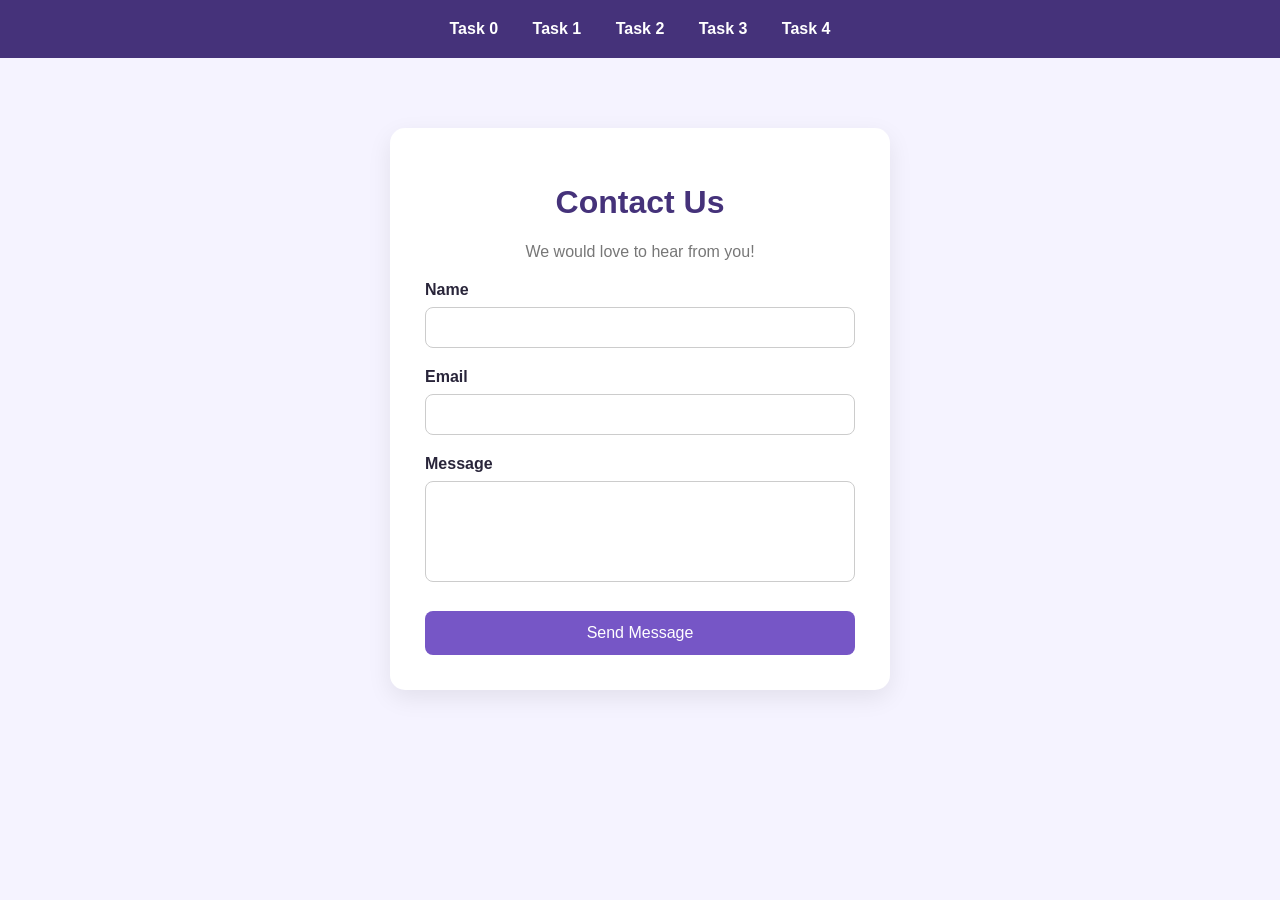
<file: index.html>
<!DOCTYPE html>
<html lang="en">
<head>
    <meta charset="UTF-8">
    <meta name="viewport" content="width=device-width, initial-scale=1.0">
    <title>Task 0 - Contact Form</title>
    <link rel="stylesheet" href="task0.css">
</head>
<body>

    <nav>
        <a href="index.html">Task 0</a>
        <a href="task1.html">Task 1</a>
        <a href="task2.html">Task 2</a>
        <a href="task3.html">Task 3</a>
        <a href="task4.html">Task 4</a>
    </nav>

    <div class="container">
        <h1>Contact Us</h1>
        <p>We would love to hear from you!</p>

        <form>
            <label for="name">Name</label>
            <input type="text" id="name" name="name">

            <label for="email">Email</label>
            <input type="email" id="email" name="email">

            <label for="message">Message</label>
            <textarea id="message" name="message" rows="5"></textarea>

            <button type="submit">Send Message</button>
        </form>
    </div>

</body>
</html>
</file>
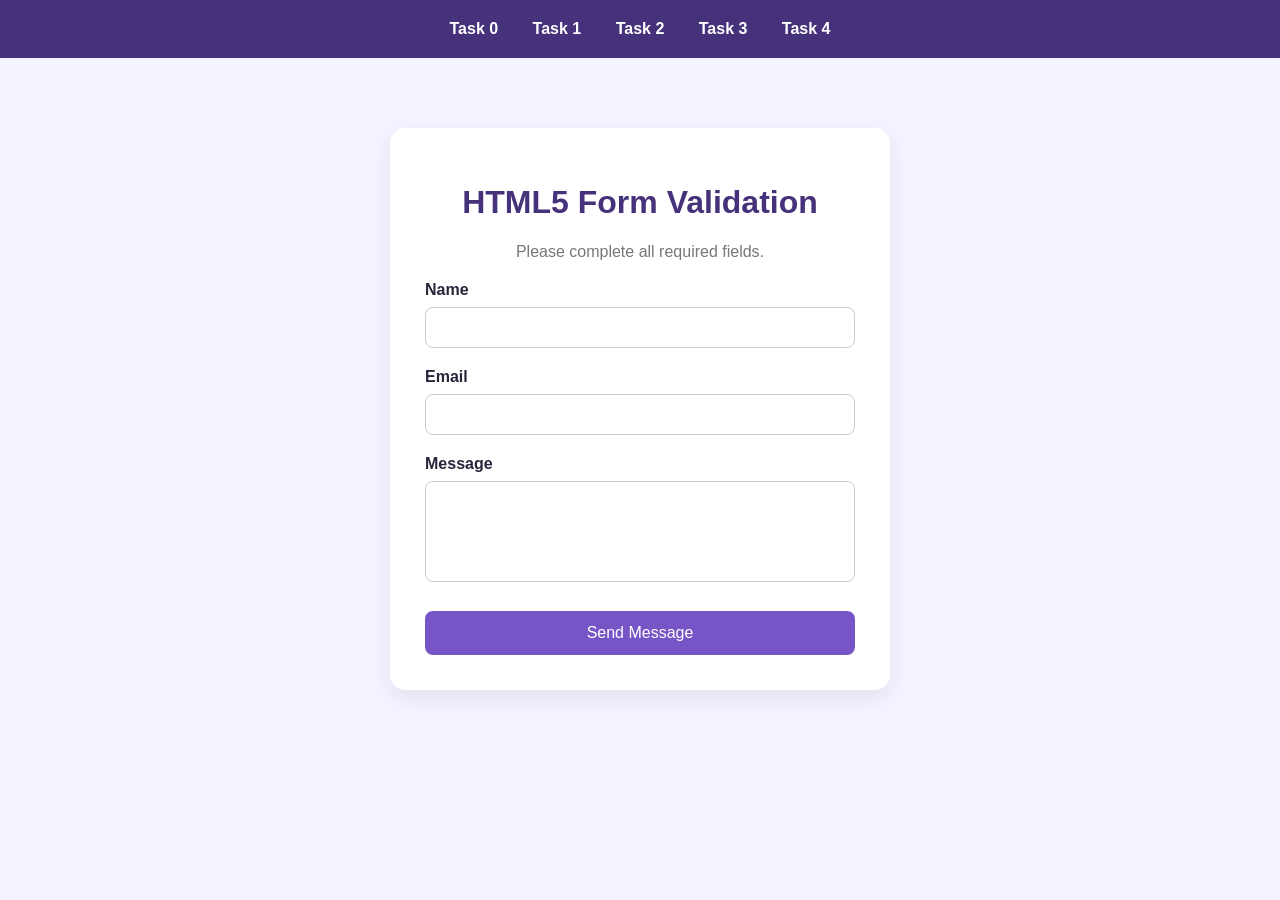
<file: task1.html>
<!DOCTYPE html>
<html lang="en">
<head>
    <meta charset="UTF-8">
    <meta name="viewport" content="width=device-width, initial-scale=1.0">
    <title>Task 1 - HTML5 Validation</title>
    <link rel="stylesheet" href="task1.css">
</head>
<body>

    <nav>
        <a href="index.html">Task 0</a>
        <a href="task1.html">Task 1</a>
        <a href="task2.html">Task 2</a>
        <a href="task3.html">Task 3</a>
        <a href="task4.html">Task 4</a>
    </nav>

    <div class="container">
        <h1>HTML5 Form Validation</h1>
        <p>Please complete all required fields.</p>

        <form>
            <label for="name">Name</label>
            <input
                type="text"
                id="name"
                name="name"
                required
                minlength="2"
                maxlength="30"
            >

            <label for="email">Email</label>
            <input
                type="email"
                id="email"
                name="email"
                required
            >

            <label for="message">Message</label>
            <textarea
                id="message"
                name="message"
                rows="5"
                required
                minlength="10"
                maxlength="300"
            ></textarea>

            <button type="submit">Send Message</button>
        </form>
    </div>

</body>
</html>
</file>
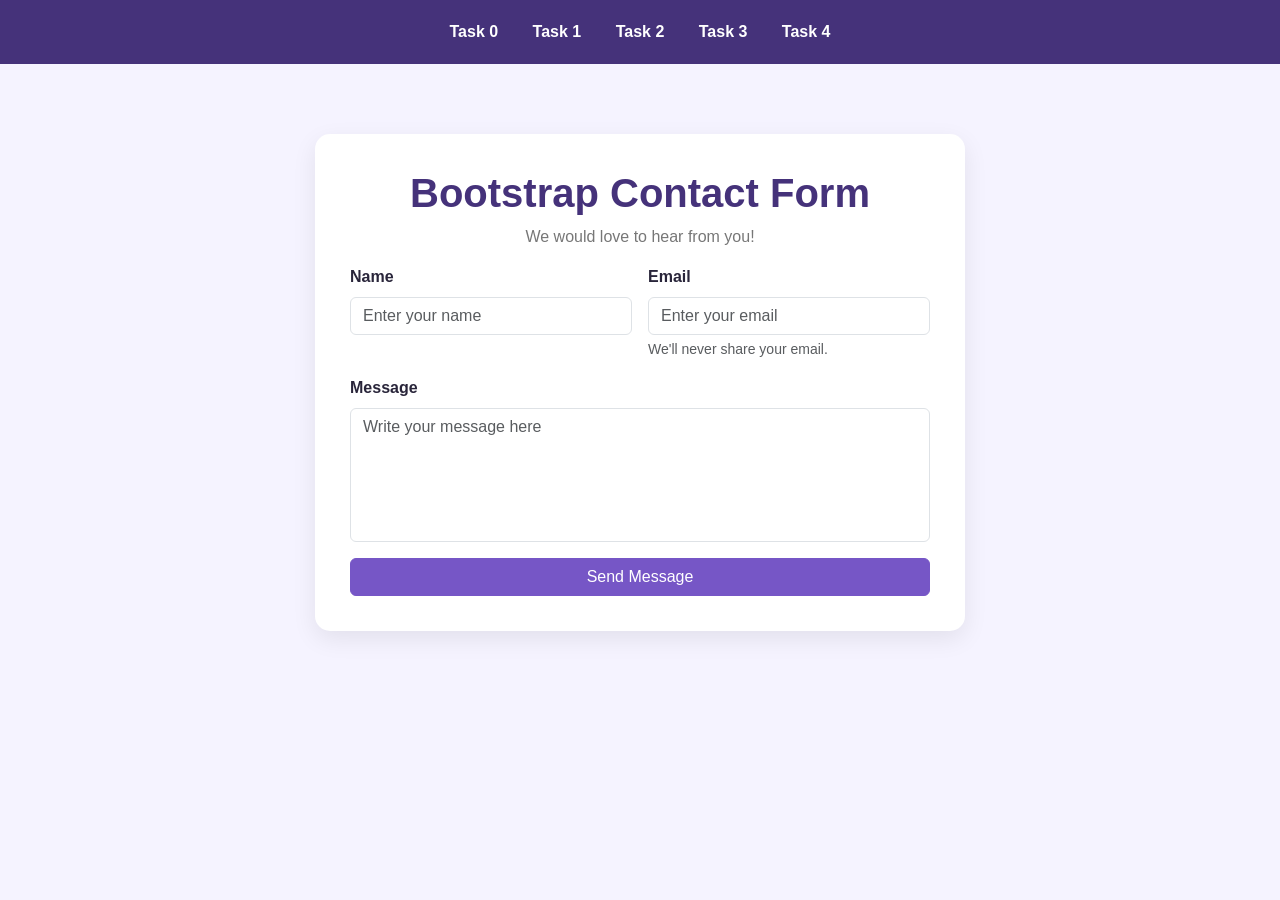
<file: task2.html>
<!DOCTYPE html>
<html lang="en">
<head>
    <meta charset="UTF-8">
    <meta name="viewport" content="width=device-width, initial-scale=1.0">
    <title>Task 2 - Bootstrap Form</title>

    <link href="https://cdn.jsdelivr.net/npm/bootstrap@5.3.3/dist/css/bootstrap.min.css" rel="stylesheet">
    <link rel="stylesheet" href="task2.css">
</head>
<body>

    <nav>
        <a href="index.html">Task 0</a>
        <a href="task1.html">Task 1</a>
        <a href="task2.html">Task 2</a>
        <a href="task3.html">Task 3</a>
        <a href="task4.html">Task 4</a>
    </nav>

    <div class="container">
        <div class="form-card">
            <h1>Bootstrap Contact Form</h1>
            <p>We would love to hear from you!</p>

            <form>
                <div class="row g-3">

                    <div class="col-12 col-md-6">
                        <label for="name" class="form-label">Name</label>
                        <input type="text" class="form-control"
                               id="name" name="name"
                               placeholder="Enter your name">
                    </div>

                    <div class="col-12 col-md-6">
                        <label for="email" class="form-label">Email</label>
                        <input type="email" class="form-control"
                               id="email" name="email"
                               placeholder="Enter your email">
                        <div class="form-text">
                            We'll never share your email.
                        </div>
                    </div>

                    <div class="col-12">
                        <label for="message" class="form-label">Message</label>
                        <textarea class="form-control"
                                  id="message" name="message"
                                  rows="5"
                                  placeholder="Write your message here"></textarea>
                    </div>

                    <div class="col-12">
                        <button type="submit" class="btn btn-primary w-100">
                            Send Message
                        </button>
                    </div>

                </div>
            </form>
        </div>
    </div>

</body>
</html>
</file>
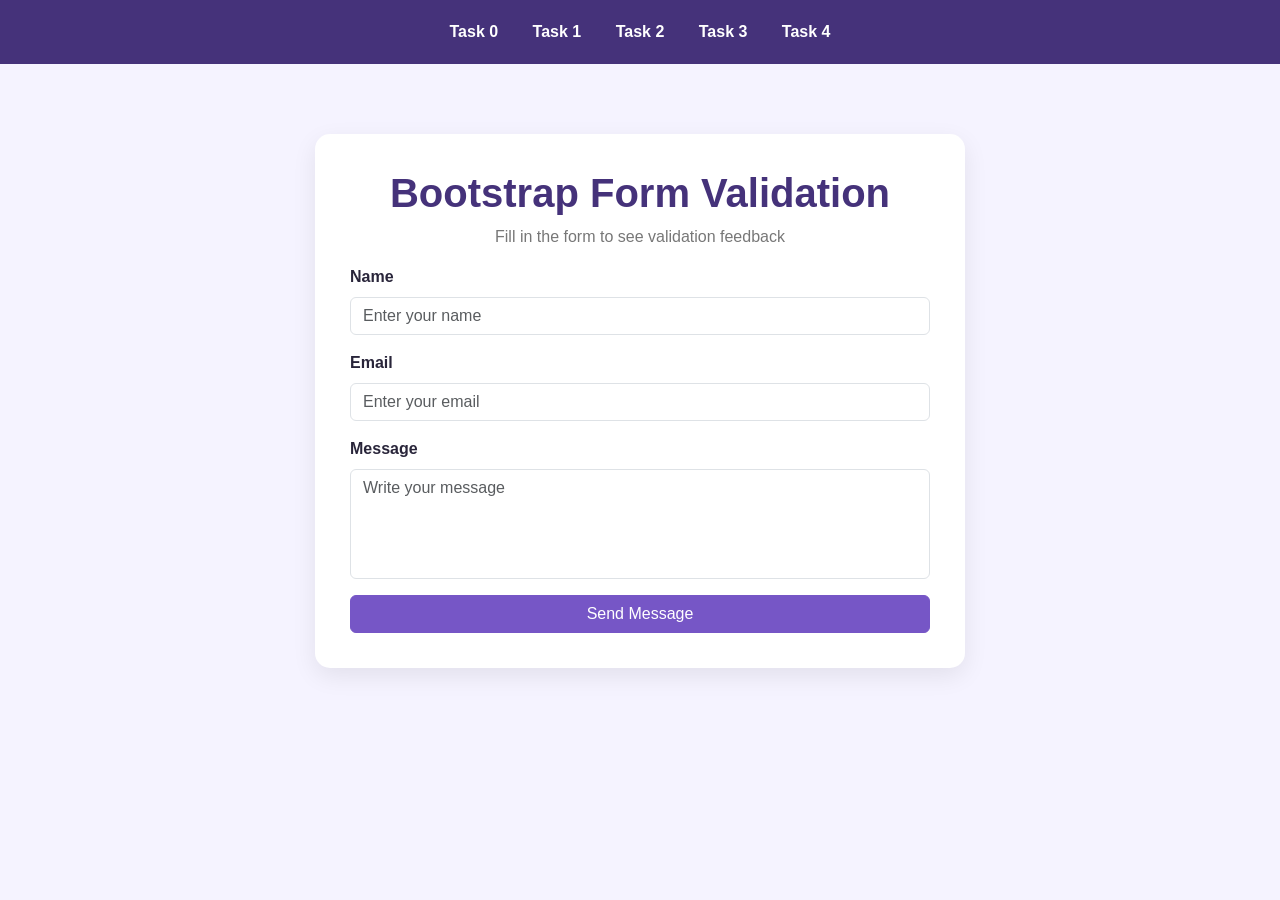
<file: task3.html>
<!DOCTYPE html>
<html lang="en">
<head>
    <meta charset="UTF-8">
    <meta name="viewport" content="width=device-width, initial-scale=1.0">
    <title>Task 3 - Bootstrap Validation</title>

    <link href="https://cdn.jsdelivr.net/npm/bootstrap@5.3.3/dist/css/bootstrap.min.css" rel="stylesheet">
    <link rel="stylesheet" href="task3.css">
</head>
<body>

    <nav>
        <a href="index.html">Task 0</a>
        <a href="task1.html">Task 1</a>
        <a href="task2.html">Task 2</a>
        <a href="task3.html">Task 3</a>
        <a href="task4.html">Task 4</a>
    </nav>

    <div class="container">
        <div class="form-card">
            <h1>Bootstrap Form Validation</h1>
            <p>Fill in the form to see validation feedback</p>

            <form id="contactForm" novalidate>
                <div class="row g-3">

                    <div class="col-12">
                        <label for="name" class="form-label">Name</label>
                        <input type="text"
                               class="form-control"
                               id="name"
                               name="name"
                               placeholder="Enter your name"
                               minlength="2"
                               required>

                        <div class="valid-feedback">Looks good!</div>
                        <div class="invalid-feedback">
                            Please enter at least 2 characters.
                        </div>
                    </div>

                    <div class="col-12">
                        <label for="email" class="form-label">Email</label>
                        <input type="email"
                               class="form-control"
                               id="email"
                               name="email"
                               placeholder="Enter your email"
                               required>

                        <div class="valid-feedback">Looks good!</div>
                        <div class="invalid-feedback">
                            Please enter a valid email address.
                        </div>
                    </div>

                    <div class="col-12">
                        <label for="message" class="form-label">Message</label>
                        <textarea class="form-control"
                                  id="message"
                                  name="message"
                                  rows="4"
                                  placeholder="Write your message"
                                  minlength="10"
                                  required></textarea>

                        <div class="valid-feedback">Looks good!</div>
                        <div class="invalid-feedback">
                            Message must contain at least 10 characters.
                        </div>
                    </div>

                    <div class="col-12">
                        <button type="submit" class="btn btn-primary w-100">
                            Send Message
                        </button>
                    </div>

                </div>
            </form>

        </div>
    </div>

     
    <script src="task3.js"> </script>
</body>
</html>
</file>
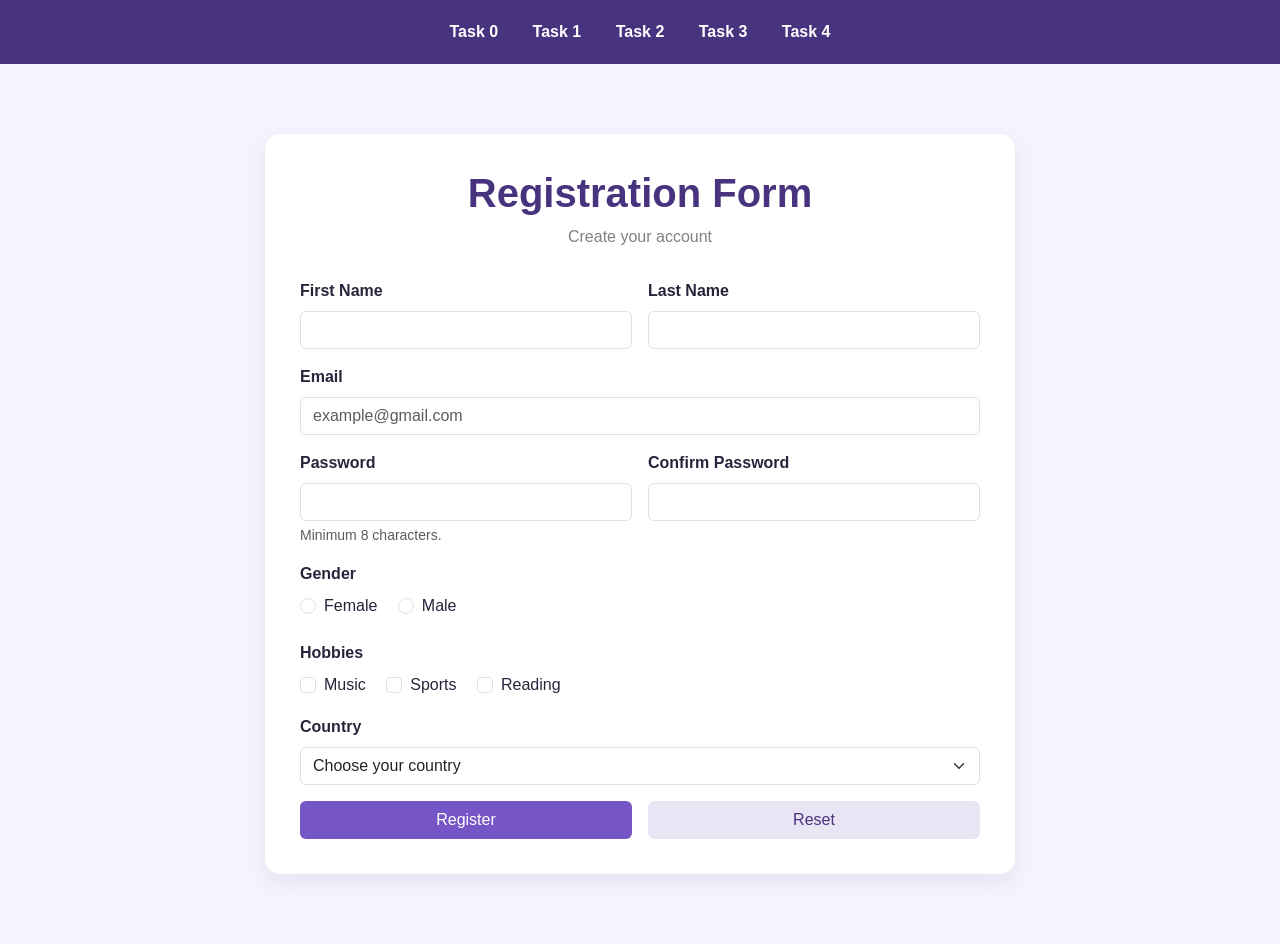
<file: task4.html>
<!DOCTYPE html>
<html lang="en">
<head>
    <meta charset="UTF-8">
    <meta name="viewport" content="width=device-width, initial-scale=1.0">
    <title>Task 4 - Registration Form</title>

    <link href="https://cdn.jsdelivr.net/npm/bootstrap@5.3.3/dist/css/bootstrap.min.css" rel="stylesheet">
    <link rel="stylesheet" href="task4.css">
    <script src="task4.js" defer></script>
</head>
<body>

    <nav>
        <a href="index.html">Task 0</a>
        <a href="task1.html">Task 1</a>
        <a href="task2.html">Task 2</a>
        <a href="task3.html">Task 3</a>
        <a href="task4.html">Task 4</a>
    </nav>

    <main class="container">
        <div class="registration-card">
            <h1>Registration Form</h1>
            <p class="subtitle">Create your account</p>

            <form id="registrationForm" novalidate>
                <div class="row g-3">

                    <div class="col-12 col-md-6">
                        <label for="firstName" class="form-label">First Name</label>
                        <input type="text" class="form-control"
                               id="firstName" minlength="2" required>
                        <div class="valid-feedback">Looks good!</div>
                        <div class="invalid-feedback">Enter at least 2 characters.</div>
                    </div>

                    <div class="col-12 col-md-6">
                        <label for="lastName" class="form-label">Last Name</label>
                        <input type="text" class="form-control"
                               id="lastName" minlength="2" required>
                        <div class="valid-feedback">Looks good!</div>
                        <div class="invalid-feedback">Enter at least 2 characters.</div>
                    </div>

                    <div class="col-12">
                        <label for="regEmail" class="form-label">Email</label>
                        <input type="email" class="form-control"
                               id="regEmail" placeholder="example@gmail.com" required>
                        <div class="valid-feedback">Valid email!</div>
                        <div class="invalid-feedback">Enter a valid email address.</div>
                    </div>

                    <div class="col-12 col-md-6">
                        <label for="password" class="form-label">Password</label>
                        <input type="password" class="form-control"
                               id="password" minlength="8" required>
                        <div class="form-text">Minimum 8 characters.</div>
                        <div class="valid-feedback">Looks good!</div>
                        <div class="invalid-feedback">
                            Password must contain at least 8 characters.
                        </div>
                    </div>

                    <div class="col-12 col-md-6">
                        <label for="confirmPassword" class="form-label">Confirm Password</label>
                        <input type="password" class="form-control"
                               id="confirmPassword" required>
                        <div class="valid-feedback">Passwords match!</div>
                        <div class="invalid-feedback">Passwords must match.</div>
                    </div>

                    <div class="col-12">
                        <label class="form-label">Gender</label>
                        <div>
                            <div class="form-check form-check-inline">
                                <input class="form-check-input" type="radio"
                                       name="gender" id="female" value="female" required>
                                <label class="form-check-label" for="female">Female</label>
                            </div>

                            <div class="form-check form-check-inline">
                                <input class="form-check-input" type="radio"
                                       name="gender" id="male" value="male" required>
                                <label class="form-check-label" for="male">Male</label>
                            </div>
                        </div>
                        <div id="genderFeedback" class="feedback-text"></div>
                    </div>

                    <div class="col-12">
                        <label class="form-label">Hobbies</label>
                        <div>
                            <div class="form-check form-check-inline">
                                <input class="form-check-input" type="checkbox"
                                       id="music" value="music">
                                <label class="form-check-label" for="music">Music</label>
                            </div>

                            <div class="form-check form-check-inline">
                                <input class="form-check-input" type="checkbox"
                                       id="sports" value="sports">
                                <label class="form-check-label" for="sports">Sports</label>
                            </div>

                            <div class="form-check form-check-inline">
                                <input class="form-check-input" type="checkbox"
                                       id="reading" value="reading">
                                <label class="form-check-label" for="reading">Reading</label>
                            </div>
                        </div>
                    </div>

                    <div class="col-12">
                        <label for="country" class="form-label">Country</label>
                        <select class="form-select" id="country" required>
                            <option value="">Choose your country</option>
                            <option value="Kazakhstan">Kazakhstan</option>
                            <option value="China">China</option>
                            <option value="South Korea">South Korea</option>
                            <option value="USA">USA</option>
                            <option value="Other">Other</option>
                        </select>
                        <div class="valid-feedback">Looks good!</div>
                        <div class="invalid-feedback">Please select a country.</div>
                    </div>

                    <div class="col-12 col-md-6">
                        <button type="submit" class="btn submit-btn w-100">
                            Register
                        </button>
                    </div>

                    <div class="col-12 col-md-6">
                        <button type="reset" class="btn reset-btn w-100">
                            Reset
                        </button>
                    </div>

                </div>
            </form>
        </div>
    </main>

</body>
</html>
</file>
<file: task0.css>
* {
    box-sizing: border-box;
}

body {
    margin: 0;
    font-family: Arial, sans-serif;
    background-color: #f5f3ff;
    color: #29253a;
}

nav {
    background-color: #45327a;
    padding: 20px;
    text-align: center;
}

nav a {
    color: white;
    text-decoration: none;
    margin: 0 15px;
    font-weight: bold;
}

nav a:hover {
    color: #d8c8ff;
}

.container {
    background-color: white;
    max-width: 500px;
    margin: 70px auto;
    padding: 35px;
    border-radius: 15px;
    box-shadow: 0 8px 25px rgba(0, 0, 0, 0.08);
    
}

h1 {
    text-align: center;
    color: #45327a;
}

p {
    text-align: center;
    color: #777;
}

label {
    display: block;
    margin-top: 20px;
    margin-bottom: 8px;
    font-weight: bold;
    
}

input,
textarea {
    width: 100%;
    padding: 12px;
    border: 1px solid #ccc;
    border-radius: 8px;
    font-family: inherit;
    
}

input:focus,
textarea:focus {
    outline: none;
    border-color: #7656c6;
}

button {
    width: 100%;
    margin-top: 25px;
    padding: 13px;
    background-color: #7656c6;
    color: white;
    border: none;
    border-radius: 8px;
    font-size: 16px;
    cursor: pointer;
}

button:hover {
    background-color: #59409e;
}
textarea {
    resize: none;
}
</file>
<file: task1.css>
* {
    box-sizing: border-box;
}

body {
    margin: 0;
    font-family: Arial, sans-serif;
    background-color: #f5f3ff;
    color: #29253a;
}

nav {
    background-color: #45327a;
    padding: 20px;
    text-align: center;
}

nav a {
    color: white;
    text-decoration: none;
    margin: 0 15px;
    font-weight: bold;
}

nav a:hover {
    color: #d8c8ff;
}

.container {
    background-color: white;
    max-width: 500px;
    margin: 70px auto;
    padding: 35px;
    border-radius: 15px;
    box-shadow: 0 8px 25px rgba(0, 0, 0, 0.08);
    
}

h1 {
    text-align: center;
    color: #45327a;
}

p {
    text-align: center;
    color: #777;
}

label {
    display: block;
    margin-top: 20px;
    margin-bottom: 8px;
    font-weight: bold;
    
}

input,
textarea {
    width: 100%;
    padding: 12px;
    border: 1px solid #ccc;
    border-radius: 8px;
    font-family: inherit;
    
}

input:focus,
textarea:focus {
    outline: none;
    border-color: #7656c6;
}

button {
    width: 100%;
    margin-top: 25px;
    padding: 13px;
    background-color: #7656c6;
    color: white;
    border: none;
    border-radius: 8px;
    font-size: 16px;
    cursor: pointer;
}

button:hover {
    background-color: #59409e;
}
textarea {
    resize: none;
}
</file>
<file: task2.css>
body {
    background-color: #f5f3ff;
    font-family: Arial, sans-serif;
    color: #29253a;
}

nav {
    background-color: #45327a;
    padding: 20px;
    text-align: center;
}

nav a {
    color: white;
    text-decoration: none;
    margin: 0 15px;
    font-weight: bold;
}

nav a:hover {
    color: #d8c8ff;
}

.form-card {
    background-color: white;
    max-width: 650px;
    margin: 70px auto;
    padding: 35px;
    border-radius: 15px;
    box-shadow: 0 8px 25px rgba(0, 0, 0, 0.08);
}

h1 {
    text-align: center;
    color: #45327a;
    font-weight: bold;
}

p {
    text-align: center;
    color: #777;
}

.form-label {
    font-weight: bold;
}

.form-control:focus {
    border-color: #7656c6;
    box-shadow: 0 0 0 0.2rem rgba(118, 86, 198, 0.2);
}

textarea {
    resize: none;
}

.btn-primary {
    background-color: #7656c6;
    border-color: #7656c6;
}

.btn-primary:hover {
    background-color: #59409e;
    border-color: #59409e;
}
</file>
<file: task3.css>
body {
    background-color: #f5f3ff;
    font-family: Arial, sans-serif;
    color: #29253a;
}

nav {
    background-color: #45327a;
    padding: 20px;
    text-align: center;
}

nav a {
    color: white;
    text-decoration: none;
    margin: 0 15px;
    font-weight: bold;
}

nav a:hover {
    color: #d8c8ff;
}

.form-card {
    background-color: white;
    max-width: 650px;
    margin: 70px auto;
    padding: 35px;
    border-radius: 15px;
    box-shadow: 0 8px 25px rgba(0, 0, 0, 0.08);
}

h1 {
    text-align: center;
    color: #45327a;
    font-weight: bold;
}

p {
    text-align: center;
    color: #777;
}

.form-label {
    font-weight: bold;
}

.form-control:focus {
    border-color: #7656c6;
    box-shadow: 0 0 0 0.2rem rgba(118, 86, 198, 0.2);
}

textarea {
    resize: none;
}

.btn-primary {
    background-color: #7656c6;
    border-color: #7656c6;
}

.btn-primary:hover {
    background-color: #59409e;
    border-color: #59409e;
}
</file>
<file: task4.css>
* {
    box-sizing: border-box;
}

body {
    margin: 0;
    background-color: #f5f3ff;
    font-family: Arial, sans-serif;
    color: #29243b;
}

nav {
    background-color: #48347e;
    padding: 20px;
    text-align: center;
}

nav a {
    color: white;
    text-decoration: none;
    margin: 0 15px;
    font-weight: bold;
}

nav a:hover {
    color: #ddd0ff;
}

.registration-card {
    max-width: 750px;
    margin: 70px auto;
    background-color: white;
    padding: 35px;
    border-radius: 15px;
    box-shadow: 0 8px 25px rgba(0, 0, 0, 0.07);
}

h1 {
    text-align: center;
    color: #48347e;
    font-weight: bold;
}

.subtitle {
    text-align: center;
    color: gray;
    margin-bottom: 30px;
}

.form-label {
    font-weight: bold;
}

.form-control:focus,
.form-select:focus {
    border-color: #7656c6;
    box-shadow: 0 0 0 0.2rem rgba(118, 86, 198, 0.15);
}

.form-check-input:checked {
    background-color: #7656c6;
    border-color: #7656c6;
}

.submit-btn {
    background-color: #7656c6;
    color: white;
}

.submit-btn:hover {
    background-color: #59409e;
    color: white;
}

.reset-btn {
    background-color: #e9e5f5;
    color: #48347e;
}

.reset-btn:hover {
    background-color: #d9d0ef;
}

.feedback-text {
    font-size: 14px;
    margin-top: 5px;
}

@media (max-width: 576px) {
    .registration-card {
        margin: 30px auto;
        padding: 20px;
    }
}
</file>
